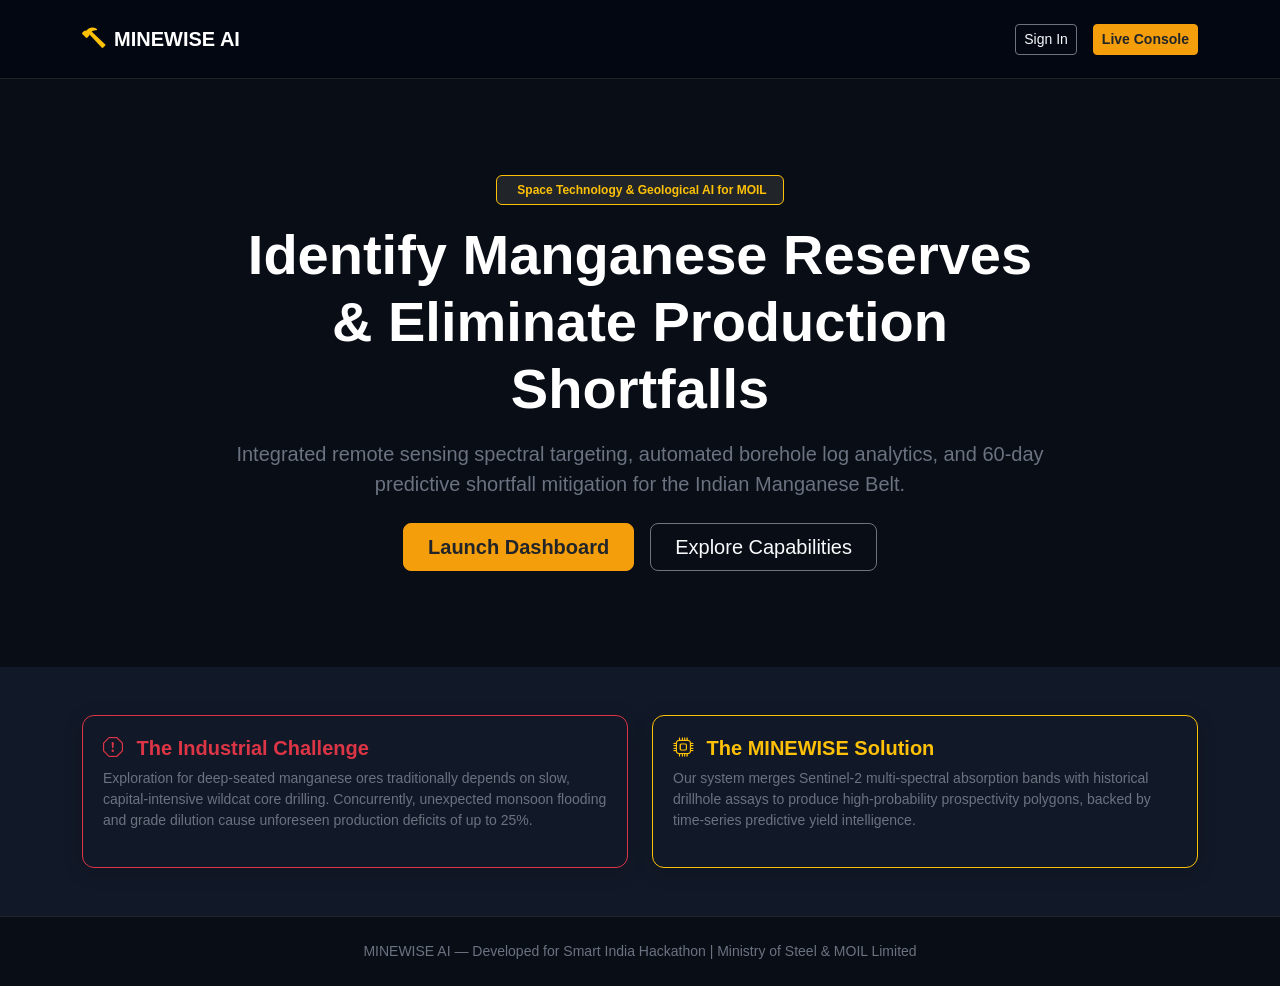
<file: frontend/index.html>
<!DOCTYPE html>
<html lang="en">
<head>
  <meta charset="UTF-8">
  <meta name="viewport" content="width=device-width, initial-scale=1.0">
  <title>MINEWISE AI — AI-Powered Manganese Intelligence</title>
  <link href="https://cdn.jsdelivr.net/npm/bootstrap@5.3.3/dist/css/bootstrap.min.css" rel="stylesheet">
  <link rel="stylesheet" href="https://cdn.jsdelivr.net/npm/bootstrap-icons@1.11.3/font/bootstrap-icons.min.css">
  <link rel="stylesheet" href="css/style.css">
</head>
<body>

  <!-- Top Navbar -->
  <nav class="navbar navbar-expand-lg border-bottom border-dark py-3" style="background-color: var(--bg-sidebar);">
    <div class="container">
      <a class="navbar-brand d-flex align-items-center gap-2 text-white fw-bold" href="#">
        <i class="bi bi-hammer text-warning fs-4"></i>
        <span>MINEWISE AI</span>
      </a>
      <div class="d-flex align-items-center gap-3">
        <a href="login.html" class="btn btn-sm btn-outline-secondary text-light">Sign In</a>
        <a href="dashboard.html" class="btn btn-sm btn-warning fw-bold text-dark">Live Console</a>
      </div>
    </div>
  </nav>

  <!-- Hero Section -->
  <header class="py-5 text-center container">
    <div class="row justify-content-center py-5">
      <div class="col-lg-9">
        <span class="badge border border-warning text-warning mb-3 px-3 py-2 bg-dark">
          <i class="bi bi-satellite me-1"></i> Space Technology & Geological AI for MOIL
        </span>
        <h1 class="display-4 fw-bold text-white mb-3">
          Identify Manganese Reserves & Eliminate Production Shortfalls
        </h1>
        <p class="lead text-muted mb-4">
          Integrated remote sensing spectral targeting, automated borehole log analytics, and 60-day predictive shortfall mitigation for the Indian Manganese Belt.
        </p>
        <div class="d-flex justify-content-center gap-3">
          <a href="dashboard.html" class="btn btn-warning btn-lg fw-bold text-dark px-4">Launch Dashboard</a>
          <a href="#features" class="btn btn-outline-secondary btn-lg px-4 text-light">Explore Capabilities</a>
        </div>
      </div>
    </div>
  </header>

  <!-- Problem vs Solution -->
  <section id="features" class="py-5" style="background-color: var(--bg-card);">
    <div class="container">
      <div class="row g-4">
        <div class="col-md-6">
          <div class="mine-card h-100 border-danger">
            <h5 class="text-danger fw-bold"><i class="bi bi-exclamation-octagon me-2"></i> The Industrial Challenge</h5>
            <p class="text-muted small mt-2">
              Exploration for deep-seated manganese ores traditionally depends on slow, capital-intensive wildcat core drilling. Concurrently, unexpected monsoon flooding and grade dilution cause unforeseen production deficits of up to 25%.
            </p>
          </div>
        </div>
        <div class="col-md-6">
          <div class="mine-card h-100 border-warning">
            <h5 class="text-warning fw-bold"><i class="bi bi-cpu me-2"></i> The MINEWISE Solution</h5>
            <p class="text-muted small mt-2">
              Our system merges Sentinel-2 multi-spectral absorption bands with historical drillhole assays to produce high-probability prospectivity polygons, backed by time-series predictive yield intelligence.
            </p>
          </div>
        </div>
      </div>
    </div>
  </section>

  <!-- Footer -->
  <footer class="py-4 border-top border-dark text-center text-muted small">
    <div class="container">
      MINEWISE AI — Developed for Smart India Hackathon | Ministry of Steel & MOIL Limited
    </div>
  </footer>

</body>
</html>
</file>
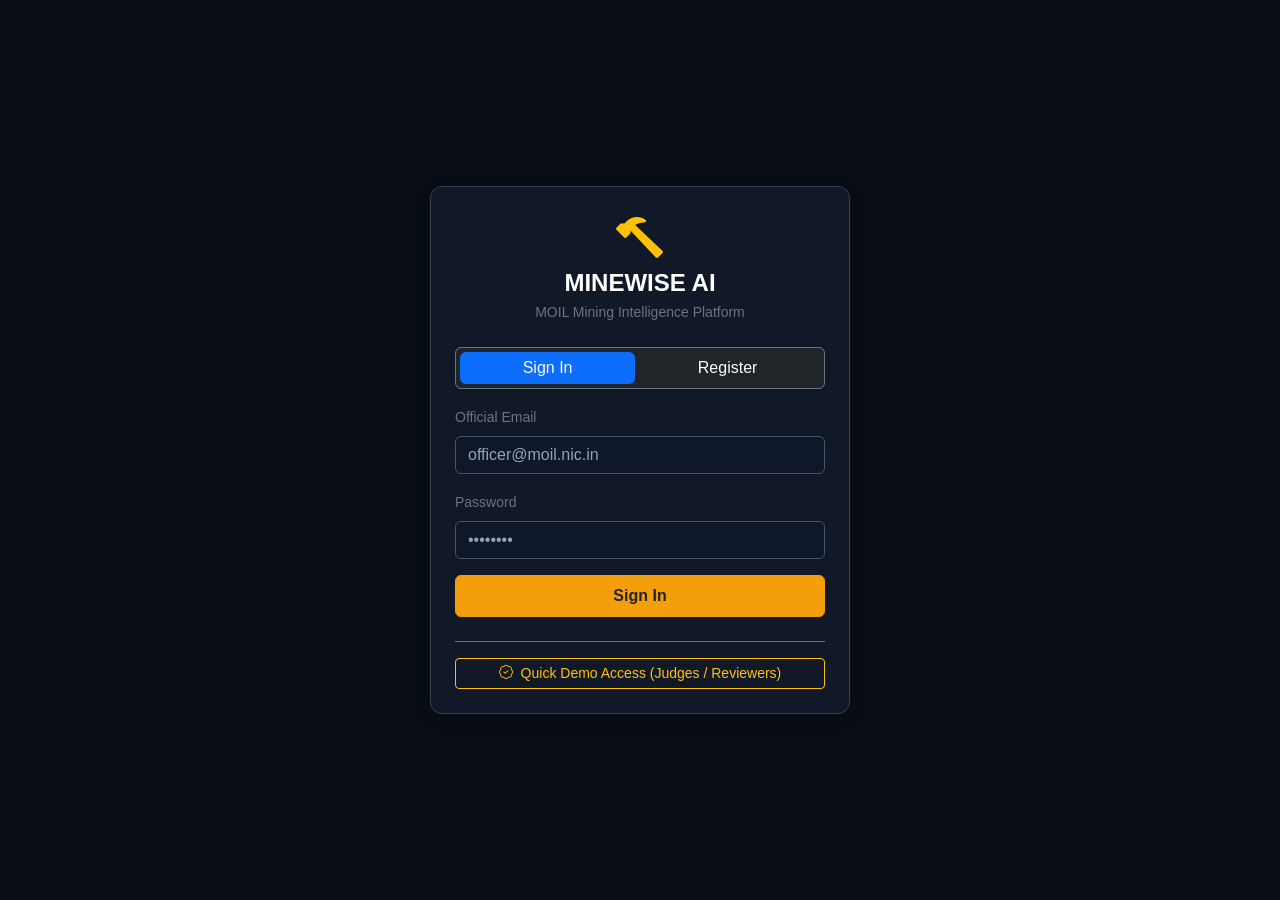
<file: frontend/ai-recommendations.html>
<!DOCTYPE html>
<html lang="en">

<head>

    <meta charset="UTF-8">

    <meta name="viewport"
          content="width=device-width, initial-scale=1.0">

    <title>AI Recommendations | MOIL AI</title>


    <!-- Bootstrap -->

    <link
        href="https://cdn.jsdelivr.net/npm/bootstrap@5.3.3/dist/css/bootstrap.min.css"
        rel="stylesheet">


    <!-- Bootstrap Icons -->

    <link
        href="https://cdn.jsdelivr.net/npm/bootstrap-icons@1.11.3/font/bootstrap-icons.css"
        rel="stylesheet">


    <!-- Project CSS -->

    <link
        rel="stylesheet"
        href="css/style.css">

</head>


<body>


<!-- ================================================= -->
<!-- SIDEBAR -->
<!-- ================================================= -->

<div class="sidebar">


    <div class="sidebar-brand">

        <i class="bi bi-hexagon-fill"></i>

        <span>MOIL AI</span>

    </div>


    <div class="sidebar-subtitle">

        Industrial Intelligence Platform

    </div>



    <!-- NAVIGATION -->

    <nav class="sidebar-nav">


        <a
            href="dashboard.html"
            class="nav-link-custom">

            <i class="bi bi-grid"></i>

            Dashboard

        </a>



        <a
            href="exploration.html"
            class="nav-link-custom">

            <i class="bi bi-compass"></i>

            Exploration GIS

        </a>



        <a
            href="production.html"
            class="nav-link-custom">

            <i class="bi bi-graph-up-arrow"></i>

            Production Forecast

        </a>



        <a
            href="ai-recommendations.html"
            class="nav-link-custom active">

            <i class="bi bi-cpu"></i>

            AI Recommendations

        </a>


    </nav>



    <!-- SIDEBAR BOTTOM -->

    <div class="sidebar-bottom">


        <button
            id="logoutBtn"
            class="btn btn-outline-light w-100">

            <i class="bi bi-box-arrow-right"></i>

            Logout

        </button>


    </div>


</div>



<!-- ================================================= -->
<!-- MAIN CONTENT -->
<!-- ================================================= -->

<div class="main-content">



    <!-- HEADER -->

    <div class="page-header">


        <div>

            <h2>

                <i class="bi bi-cpu"></i>

                AI Recommendations

            </h2>


            <p>

                Prioritized intelligence combining
                exploration, production and operational risk.

            </p>

        </div>


    </div>



    <!-- ================================================= -->
    <!-- EXPLORATION INPUT -->
    <!-- ================================================= -->

    <div class="card mb-4">


        <div class="card-body">


            <h5 class="mb-3">

                <i class="bi bi-geo-alt"></i>

                Analyze Exploration Area

            </h5>


            <p class="text-muted">

                Enter a location to combine live exploration
                analysis with production intelligence.

                Leave it empty to view production-based
                recommendations only.

            </p>



            <div class="row g-3">


                <div class="col-md-8">


                    <input

                        type="text"

                        id="locationInput"

                        class="form-control"

                        placeholder="Example: Keonjhar, Odisha"

                    >


                </div>



                <div class="col-md-4">


                    <button

                        id="generateBtn"

                        class="btn btn-primary w-100">

                        <i class="bi bi-stars"></i>

                        Generate Recommendations

                    </button>


                </div>


            </div>


        </div>


    </div>



    <!-- ================================================= -->
    <!-- STATUS -->
    <!-- ================================================= -->

    <div
        id="statusBox"
        class="alert d-none">

    </div>



    <!-- ================================================= -->
    <!-- LOADING -->
    <!-- ================================================= -->

    <div
        id="loadingBox"
        class="text-center py-5 d-none">


        <div
            class="spinner-border"
            role="status">

        </div>


        <p class="mt-3">

            AI engine is analyzing available intelligence...

        </p>


    </div>



    <!-- ================================================= -->
    <!-- RECOMMENDATIONS -->
    <!-- ================================================= -->

    <div
        id="recommendationsContainer"
        class="row g-4">


        <!-- AI recommendation cards appear here -->


    </div>



</div>



<!-- ================================================= -->
<!-- PROJECT JAVASCRIPT -->
<!-- ================================================= -->


<script src="js/config.js"></script>


<script src="js/api.js"></script>


<script>


// =================================================
// AUTHENTICATION CHECK
// =================================================

MOILAPI.requireAuth();


// =================================================
// ELEMENTS
// =================================================

const generateBtn =
    document.getElementById("generateBtn");


const locationInput =
    document.getElementById("locationInput");


const recommendationsContainer =
    document.getElementById(
        "recommendationsContainer"
    );


const loadingBox =
    document.getElementById(
        "loadingBox"
    );


const statusBox =
    document.getElementById(
        "statusBox"
    );


const logoutBtn =
    document.getElementById(
        "logoutBtn"
    );



// =================================================
// LOGOUT
// =================================================

logoutBtn.addEventListener(

    "click",

    function () {

        MOILAPI.logout();

    }

);



// =================================================
// GENERATE RECOMMENDATIONS
// =================================================

generateBtn.addEventListener(

    "click",

    generateRecommendations

);



// =================================================
// ENTER KEY
// =================================================

locationInput.addEventListener(

    "keydown",

    function (event) {

        if (event.key === "Enter") {

            generateRecommendations();

        }

    }

);



// =================================================
// MAIN FUNCTION
// =================================================

async function generateRecommendations() {


    const location =
        locationInput.value.trim();


    // ---------------------------------------------
    // RESET UI
    // ---------------------------------------------

    recommendationsContainer.innerHTML =
        "";


    statusBox.className =
        "alert d-none";


    loadingBox.classList.remove(
        "d-none"
    );


    generateBtn.disabled = true;


    // ---------------------------------------------
    // API REQUEST
    // ---------------------------------------------

    try {


        const result =
            await MOILAPI.getRecommendations(

                location || null

            );


        loadingBox.classList.add(
            "d-none"
        );


        generateBtn.disabled =
            false;


        // -----------------------------------------
        // SUCCESS
        // -----------------------------------------

        if (
            result.status !== "success"
        ) {

            throw new Error(

                "AI recommendation request failed."

            );

        }


        displayRecommendations(

            result.recommendations

        );


        // -----------------------------------------
        // STATUS MESSAGE
        // -----------------------------------------

        statusBox.className =
            "alert alert-success";


        if (result.location_analyzed) {


            statusBox.innerHTML =

                `<i class="bi bi-check-circle"></i>

                Recommendations generated successfully.

                Location analyzed:

                <strong>

                ${escapeHtml(
                    result.location_analyzed
                )}

                </strong>`;

        }

        else {


            statusBox.innerHTML =

                `<i class="bi bi-info-circle"></i>

                Production and risk recommendations
                generated successfully.`;

        }


    }


    // ---------------------------------------------
    // ERROR
    // ---------------------------------------------

    catch (error) {


        loadingBox.classList.add(
            "d-none"
        );


        generateBtn.disabled =
            false;


        statusBox.className =
            "alert alert-danger";


        statusBox.innerHTML =

            `<i class="bi bi-exclamation-triangle"></i>

            <strong>Error:</strong>

            ${escapeHtml(error.message)}`;


        console.error(

            error

        );

    }


}



// =================================================
// DISPLAY RECOMMENDATIONS
// =================================================

function displayRecommendations(

    recommendations

) {


    recommendationsContainer.innerHTML =
        "";


    // ---------------------------------------------
    // EMPTY STATE
    // ---------------------------------------------

    if (

        !recommendations ||

        recommendations.length === 0

    ) {


        recommendationsContainer.innerHTML =

            `

            <div class="col-12">


                <div class="alert alert-info">


                    No recommendations available.

                </div>


            </div>

            `;


        return;

    }



    // ---------------------------------------------
    // CREATE CARDS
    // ---------------------------------------------

    recommendations.forEach(

        function (recommendation) {


            const priority =
                recommendation.priority ||
                "low";


            const priorityClass =
                getPriorityClass(
                    priority
                );


            const icon =
                getCategoryIcon(
                    recommendation.category
                );


            const weatherSection =

                recommendation.weather_note

                    ?

                    `

                    <div class="recommendation-weather">

                        <i class="bi bi-cloud-sun"></i>

                        ${escapeHtml(
                            recommendation.weather_note
                        )}

                    </div>

                    `

                    :

                    "";


            const card =

                `

                <div class="col-lg-6">


                    <div class="card recommendation-card h-100">


                        <div class="card-body">


                            <!-- HEADER -->

                            <div
                                class="d-flex
                                justify-content-between
                                align-items-start
                                mb-3">


                                <div>


                                    <span
                                        class="recommendation-category">


                                        <i
                                            class="bi ${icon}">

                                        </i>


                                        ${escapeHtml(
                                            recommendation.category ||
                                            "General"
                                        )}


                                    </span>


                                </div>



                                <span
                                    class="badge
                                    ${priorityClass}">


                                    ${escapeHtml(
                                        priority.toUpperCase()
                                    )}


                                </span>


                            </div>



                            <!-- TITLE -->

                            <h5>

                                ${escapeHtml(
                                    recommendation.title
                                )}

                            </h5>



                            <!-- REASON -->

                            <p
                                class="text-muted">


                                ${escapeHtml(
                                    recommendation.reason
                                )}


                            </p>



                            <!-- WEATHER -->

                            ${weatherSection}



                            <!-- NEXT STEP -->

                            <div
                                class="recommendation-action">


                                <strong>

                                    <i
                                        class="bi
                                        bi-arrow-right-circle">

                                    </i>

                                    Recommended Action:

                                </strong>


                                <p class="mb-0 mt-2">


                                    ${escapeHtml(

                                        recommendation
                                        .recommended_next_step

                                        ||

                                        "Review the available intelligence."

                                    )}


                                </p>


                            </div>


                        </div>


                    </div>


                </div>

                `;


            recommendationsContainer
                .insertAdjacentHTML(

                    "beforeend",

                    card

                );


        }

    );


}



// =================================================
// PRIORITY COLOR
// =================================================

function getPriorityClass(

    priority

) {


    if (priority === "high") {


        return "text-bg-danger";

    }


    if (priority === "medium") {


        return "text-bg-warning";

    }


    return "text-bg-success";


}



// =================================================
// CATEGORY ICON
// =================================================

function getCategoryIcon(

    category

) {


    if (category === "Exploration") {


        return "bi-compass";


    }


    if (category === "Production") {


        return "bi-graph-up-arrow";


    }


    if (category === "Risk") {


        return "bi-exclamation-triangle";


    }


    return "bi-lightbulb";


}



// =================================================
// SAFE HTML
// =================================================

function escapeHtml(

    value

) {


    if (value === null) {


        return "";

    }


    const div =
        document.createElement(
            "div"
        );


    div.textContent =
        String(value);


    return div.innerHTML;


}



// =================================================
// AUTO LOAD
// =================================================

// Automatically show production and risk
// recommendations when the page opens.

generateRecommendations();


</script>


</body>

</html>
</file>
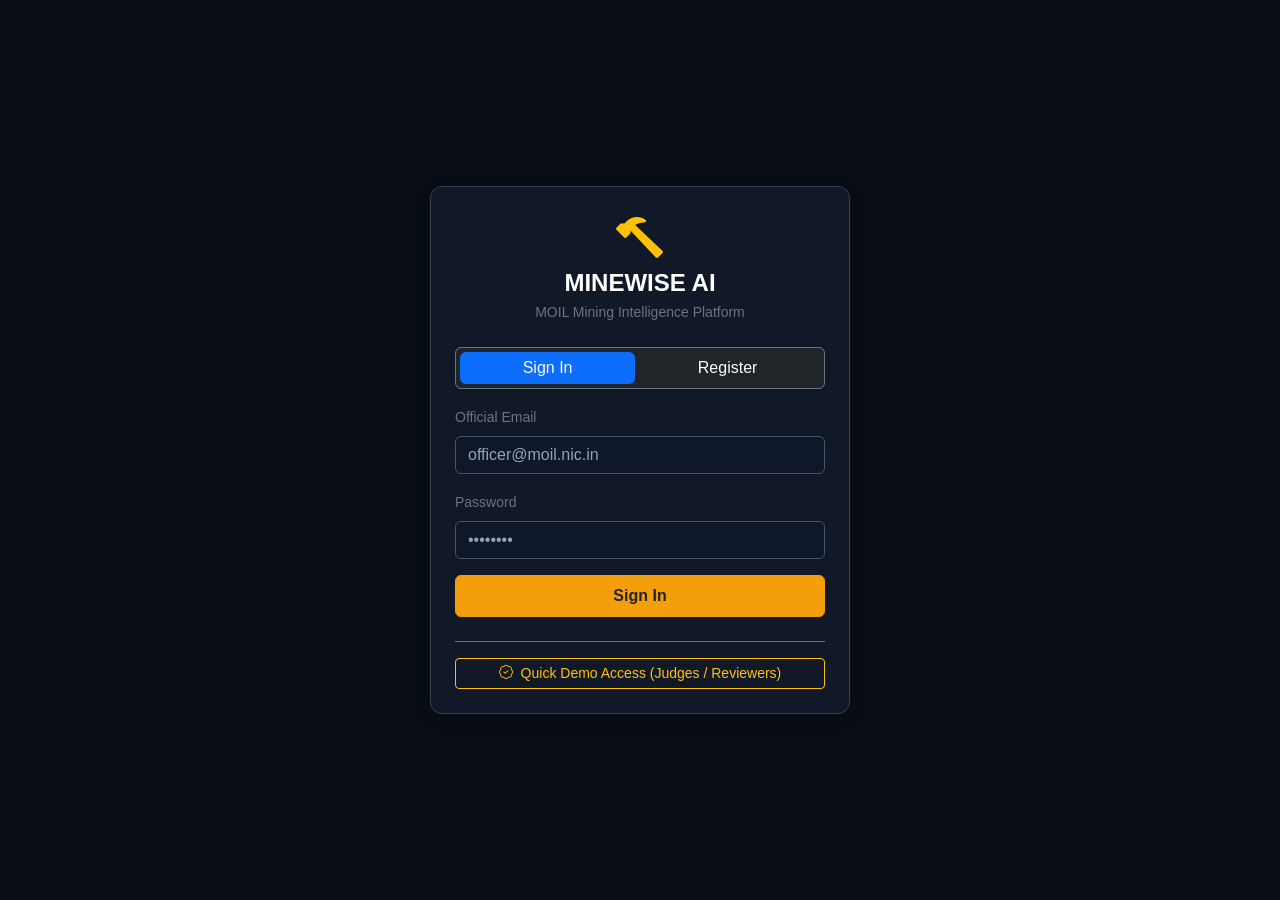
<file: frontend/dashboard.html>
<!DOCTYPE html>
<html lang="en">

<head>

  <meta charset="UTF-8">

  <meta
    name="viewport"
    content="width=device-width, initial-scale=1.0"
  >

  <title>
    MOIL AI — Industrial Exploration Dashboard
  </title>


  <link
    href="https://cdn.jsdelivr.net/npm/bootstrap@5.3.3/dist/css/bootstrap.min.css"
    rel="stylesheet"
  >


  <link
    rel="stylesheet"
    href="https://cdn.jsdelivr.net/npm/bootstrap-icons@1.11.3/font/bootstrap-icons.min.css"
  >


  <link
    rel="stylesheet"
    href="css/style.css"
  >

</head>


<body>


  <!-- ====================================== -->
  <!-- SIDEBAR -->
  <!-- ====================================== -->

  <aside class="sidebar p-3">


    <div
      class="d-flex align-items-center gap-2 mb-4 px-2"
    >


      <i
        class="bi bi-geo-alt-fill text-warning fs-4"
      ></i>


      <div>


        <h6
          class="mb-0 fw-bold text-white"
        >

          MOIL AI

        </h6>


        <span
          class="text-warning fw-semibold"
          style="font-size: 10px;"
        >

          INDUSTRIAL EXPLORATION

        </span>


      </div>


    </div>



    <!-- NAVIGATION -->

    <nav
      class="nav flex-column gap-1 flex-grow-1"
    >


      <a
        href="dashboard.html"
        class="nav-link-custom active"
      >

        <i class="bi bi-speedometer2"></i>

        Dashboard

      </a>



      <a
        href="exploration.html"
        class="nav-link-custom"
      >

        <i class="bi bi-compass"></i>

        Exploration GIS

      </a>



      <a
        href="#"
        class="nav-link-custom"
      >

        <i class="bi bi-satellite"></i>

        Satellite Analysis

      </a>



      <a
        href="#"
        class="nav-link-custom"
      >

        <i class="bi bi-mountain"></i>

        Terrain Analysis

      </a>



      <a
        href="ai-recommendations.html"
        class="nav-link-custom"
      >

        <i class="bi bi-cpu"></i>

        AI Recommendations

      </a>


    </nav>



    <!-- SYSTEM STATUS -->

    <div
      class="border-top border-secondary pt-3 mt-auto"
    >


      <div
        class="d-flex align-items-center gap-2"
      >


        <div
          class="
          rounded-circle
          bg-dark
          border
          border-warning
          text-warning
          d-flex
          align-items-center
          justify-content-center
          fw-bold
          "
          style="
          width: 34px;
          height: 34px;
          font-size: 11px;
          "
        >

          AI

        </div>



        <div
          class="flex-grow-1"
        >


          <p
            class="mb-0 text-white small fw-bold"
          >

            Exploration Engine

          </p>


          <small
            class="text-muted"
            style="font-size: 10px;"
            id="backendStatus"
          >

            Checking backend...

          </small>


        </div>


      </div>


    </div>


  </aside>



  <!-- ====================================== -->
  <!-- MAIN CONTENT -->
  <!-- ====================================== -->

  <div class="main-content">


    <!-- ================================== -->
    <!-- NAVBAR -->
    <!-- ================================== -->

    <header
      class="
      d-flex
      align-items-center
      justify-content-between
      p-3
      border-bottom
      border-dark
      px-4
      "
      style="
      background-color:
      var(--bg-sidebar);
      "
    >


      <div>


        <h6
          class="mb-0 text-white fw-bold"
        >

          Industrial Exploration Dashboard

        </h6>


        <small
          class="text-muted"
        >

          Real-time satellite and geospatial analysis

        </small>


      </div>



      <div
        class="
        d-flex
        align-items-center
        gap-3
        "
      >


        <span
          class="
          badge
          bg-success-subtle
          text-success
          border
          border-success
          "
          id="systemStatus"
        >

          <i
            class="bi bi-broadcast me-1"
          ></i>

          AI Engine Online

        </span>


      </div>


    </header>



    <!-- ================================== -->
    <!-- PAGE BODY -->
    <!-- ================================== -->

    <main class="p-4">


      <!-- ================================== -->
      <!-- LOCATION ANALYSIS -->
      <!-- ================================== -->

      <div
        class="
        mine-card
        mb-4
        "
      >


        <div
          class="
          row
          align-items-end
          g-3
          "
        >


          <div
            class="col-md-8"
          >


            <label
              class="
              form-label
              text-muted
              small
              "
            >

              Industrial Exploration Location

            </label>


            <input

              type="text"

              class="
              form-control
              bg-dark
              text-light
              border-secondary
              "

              id="locationInput"

              value="Keonjhar, Odisha"

              placeholder="
              Enter exploration location
              "

            >


          </div>



          <div
            class="col-md-4"
          >


            <button

              id="analyzeButton"

              class="
              btn
              btn-warning
              w-100
              fw-bold
              "

            >


              <i
                class="
                bi
                bi-cpu
                me-2
                "
              ></i>


              Run AI Analysis


            </button>


          </div>


        </div>



        <!-- ANALYSIS STATUS -->

        <div
          class="mt-3"
        >


          <small
            id="analysisStatus"
            class="text-muted"
          >

            Enter a location and run
            real industrial exploration analysis.

          </small>


        </div>


      </div>



      <!-- ================================== -->
      <!-- REAL DATA STATISTICS -->
      <!-- ================================== -->

      <div
        class="
        row
        g-3
        mb-4
        "
      >


        <!-- LOCATION -->

        <div
          class="
          col-sm-6
          col-xl-3
          "
        >


          <div class="mine-card">


            <div
              class="
              d-flex
              justify-content-between
              text-muted
              small
              "
            >


              <span>
                Analysis Location
              </span>


              <i
                class="
                bi
                bi-geo-alt
                text-warning
                fs-5
                "
              ></i>


            </div>


            <h6
              class="
              mt-3
              mb-1
              text-white
              fw-bold
              "
              id="statLocation"
            >

              —

            </h6>


            <small
              class="text-muted"
              id="statCoordinates"
            >

              Waiting for analysis

            </small>


          </div>


        </div>



        <!-- WEATHER -->

        <div
          class="
          col-sm-6
          col-xl-3
          "
        >


          <div class="mine-card">


            <div
              class="
              d-flex
              justify-content-between
              text-muted
              small
              "
            >


              <span>
                Weather Risk
              </span>


              <i
                class="
                bi
                bi-cloud-sun
                text-warning
                fs-5
                "
              ></i>


            </div>


            <h4
              class="
              mt-2
              mb-1
              fw-bold
              text-white
              "
              id="statWeather"
            >

              —

            </h4>


            <small
              class="text-muted"
              id="weatherMessage"
            >

              Waiting for analysis

            </small>


          </div>


        </div>



        <!-- SATELLITE -->

        <div
          class="
          col-sm-6
          col-xl-3
          "
        >


          <div class="mine-card">


            <div
              class="
              d-flex
              justify-content-between
              text-muted
              small
              "
            >


              <span>
                Sentinel-2 Cloud Cover
              </span>


              <i
                class="
                bi
                bi-satellite
                text-warning
                fs-5
                "
              ></i>


            </div>


            <h4
              class="
              mt-2
              mb-1
              fw-bold
              text-white
              "
              id="statCloud"
            >

              —

            </h4>


            <small
              class="text-muted"
              id="satelliteId"
            >

              Waiting for satellite data

            </small>


          </div>


        </div>



        <!-- ZONES -->

        <div
          class="
          col-sm-6
          col-xl-3
          "
        >


          <div class="mine-card">


            <div
              class="
              d-flex
              justify-content-between
              text-muted
              small
              "
            >


              <span>
                Exploration Zones
              </span>


              <i
                class="
                bi
                bi-crosshair
                text-warning
                fs-5
                "
              ></i>


            </div>


            <h4
              class="
              mt-2
              mb-1
              fw-bold
              text-white
              "
              id="statZones"
            >

              —

            </h4>


            <small
              class="text-muted"
            >

              AI-generated analysis grid

            </small>


          </div>


        </div>


      </div>



      <!-- ================================== -->
      <!-- PRIORITY SUMMARY -->
      <!-- ================================== -->

      <div
        class="
        row
        g-4
        mb-4
        "
      >


        <!-- PRIORITY DISTRIBUTION -->

        <div
          class="col-lg-7"
        >


          <div
            class="
            mine-card
            h-100
            "
          >


            <div
              class="
              d-flex
              justify-content-between
              align-items-center
              mb-4
              "
            >


              <div>


                <h6
                  class="
                  mb-1
                  fw-bold
                  text-white
                  "
                >

                  Exploration Priority Distribution

                </h6>


                <small
                  class="text-muted"
                >

                  AI prospectivity classification

                </small>


              </div>



              <span
                class="
                badge
                bg-warning
                text-dark
                fw-bold
                "
              >

                Real Analysis

              </span>


            </div>



            <div
              class="
              row
              text-center
              g-3
              "
            >


              <!-- HIGH -->

              <div class="col-md-4">


                <div
                  class="
                  p-3
                  border
                  rounded
                  "
                >


                  <small
                    class="text-danger"
                  >

                    HIGH PRIORITY

                  </small>


                  <h2
                    class="
                    mt-2
                    fw-bold
                    text-danger
                    "
                    id="highPriority"
                  >

                    —

                  </h2>


                  <small
                    class="text-muted"
                  >

                    Zones

                  </small>


                </div>


              </div>



              <!-- MODERATE -->

              <div class="col-md-4">


                <div
                  class="
                  p-3
                  border
                  rounded
                  "
                >


                  <small
                    class="text-warning"
                  >

                    MODERATE

                  </small>


                  <h2
                    class="
                    mt-2
                    fw-bold
                    text-warning
                    "
                    id="moderatePriority"
                  >

                    —

                  </h2>


                  <small
                    class="text-muted"
                  >

                    Zones

                  </small>


                </div>


              </div>



              <!-- LOW -->

              <div class="col-md-4">


                <div
                  class="
                  p-3
                  border
                  rounded
                  "
                >


                  <small
                    class="text-success"
                  >

                    LOW PRIORITY

                  </small>


                  <h2
                    class="
                    mt-2
                    fw-bold
                    text-success
                    "
                    id="lowPriority"
                  >

                    —

                  </h2>


                  <small
                    class="text-muted"
                  >

                    Zones

                  </small>


                </div>


              </div>


            </div>


          </div>


        </div>



        <!-- AI INSIGHT -->

        <div
          class="col-lg-5"
        >


          <div
            class="
            mine-card
            h-100
            "
          >


            <div
              class="
              d-flex
              align-items-center
              gap-2
              text-warning
              fw-bold
              small
              mb-3
              "
            >


              <i
                class="
                bi
                bi-cpu-fill
                "
              ></i>


              AI EXPLORATION INSIGHT


            </div>



            <h5
              class="
              text-white
              mb-3
              "
              id="insightTitle"
            >

              Waiting for analysis

            </h5>



            <p
              class="
              text-muted
              small
              "
              id="insightMessage"
            >

              Run industrial analysis to generate
              real exploration recommendations
              based on satellite, terrain and
              manganese proximity data.

            </p>



            <div
              class="
              border-top
              border-secondary
              pt-3
              mt-3
              "
            >


              <small
                class="text-muted"
              >

                Highest Prospectivity Score

              </small>


              <h4
                class="
                text-warning
                fw-bold
                mb-0
                "
                id="highestScore"
              >

                —

              </h4>


            </div>


          </div>


        </div>


      </div>



      <!-- ================================== -->
      <!-- TOP EXPLORATION ZONES -->
      <!-- ================================== -->

      <div
        class="mine-card"
      >


        <div
          class="
          d-flex
          justify-content-between
          align-items-center
          mb-3
          "
        >


          <div>


            <h6
              class="
              mb-1
              fw-bold
              text-white
              "
            >

              Top Exploration Zones

            </h6>


            <small
              class="text-muted"
            >

              Ranked using real satellite,
              terrain and manganese proximity
              analysis.

            </small>


          </div>



          <span
            class="
            badge
            bg-dark
            border
            border-secondary
            text-light
            "
            id="zonesCount"
          >

            No analysis

          </span>


        </div>



        <div
          class="table-responsive"
        >


          <table
            class="
            table
            table-dark
            table-hover
            align-middle
            mb-0
            "
          >


            <thead>


              <tr>


                <th>
                  Rank
                </th>


                <th>
                  Zone ID
                </th>


                <th>
                  Score
                </th>


                <th>
                  Priority
                </th>


                <th>
                  Latitude
                </th>


                <th>
                  Longitude
                </th>


                <th>
                  Nearest Mn Site
                </th>


                <th>
                  Distance (KM)
                </th>


              </tr>


            </thead>



            <tbody
              id="topZonesTable"
            >


              <tr>


                <td
                  colspan="8"
                  class="
                  text-center
                  text-muted
                  py-4
                  "
                >

                  Run an analysis to load
                  real exploration zones.

                </td>


              </tr>


            </tbody>


          </table>


        </div>


      </div>
<!-- ========================================== -->
<!-- PRODUCTION INTELLIGENCE -->
<!-- ========================================== -->

<section class="mt-5" id="productionSection">

    <div class="d-flex justify-content-between align-items-center mb-4">

        <div>
            <h2 class="fw-bold">
                Production Intelligence
            </h2>

            <p class="text-muted">
                Historical production analysis, forecasts and operational risk monitoring.
            </p>
        </div>

        <button
            class="btn btn-primary"
            onclick="loadProductionIntelligence()"
        >
            Refresh Production Data
        </button>

    </div>


    <!-- SUMMARY CARDS -->

    <div class="row g-3 mb-4">

        <div class="col-md-3">

            <div class="card shadow-sm">

                <div class="card-body">

                    <small class="text-muted">
                        2024 Production
                    </small>

                    <h4 id="production2024">
                        --
                    </h4>

                </div>

            </div>

        </div>


        <div class="col-md-3">

            <div class="card shadow-sm">

                <div class="card-body">

                    <small class="text-muted">
                        2025 Production
                    </small>

                    <h4 id="production2025">
                        --
                    </h4>

                </div>

            </div>

        </div>


        <div class="col-md-3">

            <div class="card shadow-sm">

                <div class="card-body">

                    <small class="text-muted">
                        2025 Growth
                    </small>

                    <h4 id="productionGrowth">
                        --
                    </h4>

                </div>

            </div>

        </div>


        <div class="col-md-3">

            <div class="card shadow-sm">

                <div class="card-body">

                    <small class="text-muted">
                        2026 Forecast
                    </small>

                    <h4 id="forecast2026">
                        --
                    </h4>

                </div>

            </div>

        </div>

    </div>


    <!-- FORECAST -->

    <div class="card shadow-sm mb-4">

        <div class="card-header">

            <h5 class="mb-0">
                2026 Production Forecast
            </h5>

        </div>


        <div class="card-body table-responsive">

            <table class="table table-hover">

                <thead>

                    <tr>

                        <th>Month</th>

                        <th>Forecast (Tonnes)</th>

                        <th>Forecast Method</th>

                        <th>Basis</th>

                    </tr>

                </thead>


                <tbody id="forecastTable">

                    <tr>

                        <td colspan="4"
                            class="text-center">

                            Loading production forecast...

                        </td>

                    </tr>

                </tbody>

            </table>

        </div>

    </div>


    <!-- SHORTFALL -->

    <div class="card shadow-sm mb-4">

        <div class="card-header">

            <h5 class="mb-0">

                Target vs Forecast Risk

            </h5>

        </div>


        <div class="card-body table-responsive">

            <table class="table table-hover">

                <thead>

                    <tr>

                        <th>Month</th>

                        <th>Forecast</th>

                        <th>Approved Target</th>

                        <th>Shortfall</th>

                        <th>Status</th>

                    </tr>

                </thead>


                <tbody id="shortfallTable">

                    <tr>

                        <td colspan="5"
                            class="text-center">

                            Loading risk analysis...

                        </td>

                    </tr>

                </tbody>

            </table>

        </div>

    </div>


    <!-- ALERTS -->

    <div class="card shadow-sm mb-5">

        <div class="card-header">

            <h5 class="mb-0">

                Production Alerts

            </h5>

        </div>


        <div
            class="card-body"
            id="productionAlerts"
        >

            Loading alerts...

        </div>

    </div>

</section>

    </main>


  </div>

<!-- ====================================== -->
<!-- JAVASCRIPT -->
<!-- ====================================== -->

<script src="js/config.js"></script>

<script src="js/api.js"></script>


<script>

    console.log(
        "Dashboard authentication check started"
    );


    const demoAuthenticated =

        localStorage.getItem(
            "moilAuthenticated"
        ) === "true";


    const realAuthenticated =

        window.MOILAPI.isLoggedIn();


    if (

        !demoAuthenticated

        &&

        !realAuthenticated

    ) {


        console.log(
            "No authentication found. Redirecting..."
        );


        window.location.replace(
            "login.html"
        );


    }

</script>


<script src="js/dashboard.js"></script>
</file>
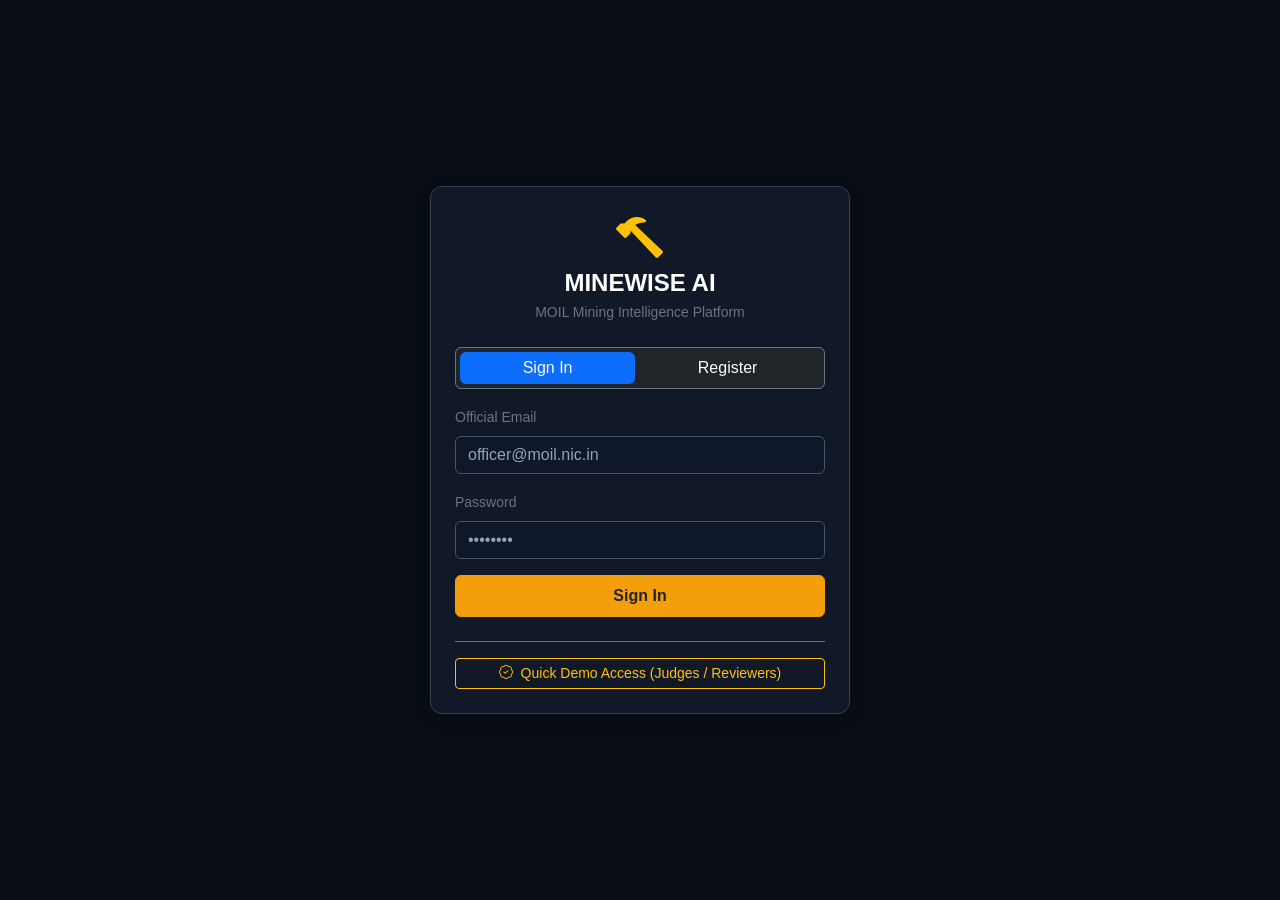
<file: frontend/login.html>
<!DOCTYPE html>
<html lang="en">
<head>
  <meta charset="UTF-8">
  <meta name="viewport" content="width=device-width, initial-scale=1.0">
  <title>MINEWISE AI — Access Portal</title>
  <link href="https://cdn.jsdelivr.net/npm/bootstrap@5.3.3/dist/css/bootstrap.min.css" rel="stylesheet">
  <link rel="stylesheet" href="https://cdn.jsdelivr.net/npm/bootstrap-icons@1.11.3/font/bootstrap-icons.min.css">
  <link rel="stylesheet" href="css/style.css">
</head>
<body class="d-flex align-items-center justify-content-center min-vh-100 p-3">

  <div class="mine-card p-4 text-center" style="max-width: 420px; width: 100%;">
    <i class="bi bi-hammer text-warning display-5 mb-2"></i>
    <h4 class="fw-bold text-white mb-1">MINEWISE AI</h4>
    <p class="text-muted small mb-4">MOIL Mining Intelligence Platform</p>

    <!-- Tab navigation: Sign In vs Register -->
    <ul class="nav nav-pills nav-fill mb-3 bg-dark rounded p-1 border border-secondary" id="authTab" role="tablist">
      <li class="nav-item">
        <button class="nav-link active py-1 text-light small" id="login-tab" data-bs-toggle="tab" data-bs-target="#login-panel">Sign In</button>
      </li>
      <li class="nav-item">
        <button class="nav-link py-1 text-light small" id="reg-tab" data-bs-toggle="tab" data-bs-target="#reg-panel">Register</button>
      </li>
    </ul>

    <div class="tab-content text-start" id="authTabContent">
      <!-- Login Panel -->
      <div class="tab-pane fade show active" id="login-panel">
        <form id="loginForm">
          <div class="mb-3">
            <label class="form-label small text-muted">Official Email</label>
            <input type="email" id="loginEmail" class="form-control bg-dark text-white border-secondary" placeholder="officer@moil.nic.in" required>
          </div>
          <div class="mb-3">
            <label class="form-label small text-muted">Password</label>
            <input type="password" id="loginPassword" class="form-control bg-dark text-white border-secondary" placeholder="••••••••" required>
          </div>
          <button type="submit" class="btn btn-warning w-100 fw-bold text-dark py-2">Sign In</button>
        </form>
      </div>

      <!-- Register Panel -->
      <div class="tab-pane fade" id="reg-panel">
        <form id="registerForm">
          <div class="mb-2">
            <label class="form-label small text-muted">Full Name</label>
            <input type="text" class="form-control bg-dark text-white border-secondary" placeholder="P. V. Ganesh" required>
          </div>
          <div class="mb-2">
            <label class="form-label small text-muted">Department / Division</label>
            <select class="form-select bg-dark text-white border-secondary">
              <option>Geological Survey & Exploration</option>
              <option>Mine Operations & Planning</option>
              <option>Executive Management</option>
            </select>
          </div>
          <div class="mb-3">
            <label class="form-label small text-muted">Official Email</label>
            <input type="email" class="form-control bg-dark text-white border-secondary" placeholder="name@moil.nic.in" required>
          </div>
          <button type="submit" class="btn btn-warning w-100 fw-bold text-dark py-2">Request Access</button>
        </form>
      </div>
    </div>

    <!-- 1-Click Judge Access -->
    <div class="border-top border-secondary pt-3 mt-4">
     <button
  type="button"
  onclick="demoLogin()"
  class="btn btn-outline-warning btn-sm w-100"
>

  <i class="bi bi-patch-check me-1"></i>

  Quick Demo Access
  (Judges / Reviewers)

</button>
    </div>
  </div>

  <script src="https://cdn.jsdelivr.net/npm/bootstrap@5.3.3/dist/js/bootstrap.bundle.min.js"></script>
  <script src="js/config.js"></script>

<script src="js/api.js"></script>

<script src="js/auth.js"></script>
</body>
</html>
</file>
<file: frontend/css/style.css>
/* ==========================================
   MOIL AI - INDUSTRIAL PLATFORM
   GLOBAL DESIGN SYSTEM
========================================== */

:root {

    --bg-dark: #090d16;

    --bg-card: #111827;

    --bg-sidebar: #030712;

    --border-color: #374151;

    --moil-amber: #f59e0b;

    --moil-amber-hover: #fbbf24;

    --text-main: #ffffff;

    --text-muted: #cbd5e1;

}


/* ==========================================
   GLOBAL
========================================== */

* {

    box-sizing: border-box;

}


html {

    background-color: var(--bg-dark);

}


body {

    background-color: var(--bg-dark);

    color: var(--text-main);

    font-family:
        -apple-system,
        BlinkMacSystemFont,
        "Segoe UI",
        Roboto,
        Oxygen,
        Ubuntu,
        Cantarell,
        sans-serif;

    margin: 0;

    padding: 0;

    min-height: 100vh;

}


/* ==========================================
   FORCE TEXT VISIBILITY
========================================== */

body,
p,
span,
div,
label,
small,
td,
th {

    color: inherit;

}


.text-white {

    color: #ffffff !important;

}


.text-light {

    color: #f8fafc !important;

}


/* IMPORTANT:
   Override Bootstrap muted text
*/

.text-muted {

    color: #cbd5e1 !important;

}


/* ==========================================
   HEADINGS
========================================== */

h1,
h2,
h3,
h4,
h5,
h6 {

    color: #ffffff;

}


/* ==========================================
   SIDEBAR
========================================== */

.sidebar {

    width: 260px;

    background-color: var(--bg-sidebar);

    border-right:
        1px solid var(--border-color);

    height: 100vh;

    position: fixed;

    top: 0;

    left: 0;

    z-index: 1000;

    display: flex;

    flex-direction: column;

    overflow-y: auto;

}


/* ==========================================
   MAIN CONTENT
========================================== */

.main-content {

    margin-left: 260px;

    min-height: 100vh;

    display: flex;

    flex-direction: column;

    background-color: var(--bg-dark);

}


/* ==========================================
   RESPONSIVE
========================================== */

@media (max-width: 992px) {

    .sidebar {

        margin-left: -260px;

        transition:
            margin 0.3s ease;

    }


    .sidebar.show {

        margin-left: 0;

    }


    .main-content {

        margin-left: 0;

    }

}


/* ==========================================
   CARDS
========================================== */

.mine-card {

    background-color: var(--bg-card);

    border:
        1px solid var(--border-color);

    border-radius: 12px;

    padding: 20px;

    color: var(--text-main);

    box-shadow:

        0 4px 20px
        rgba(0, 0, 0, 0.15);

}


/* ==========================================
   NAVIGATION
========================================== */

.nav-link-custom {

    color: #d1d5db !important;

    display: flex;

    align-items: center;

    gap: 12px;

    padding: 10px 16px;

    border-radius: 8px;

    text-decoration: none;

    font-size: 0.875rem;

    font-weight: 500;

    transition:
        all 0.2s ease;

}


.nav-link-custom:hover {

    background-color:
        rgba(245, 158, 11, 0.10);

    color:
        var(--moil-amber) !important;

}


.nav-link-custom.active {

    background-color:
        rgba(245, 158, 11, 0.15);

    color:
        var(--moil-amber) !important;

    border:
        1px solid
        rgba(245, 158, 11, 0.35);

}


/* ==========================================
   FORM INPUTS
========================================== */

.form-control {

    background-color:
        #0f172a !important;

    color:
        #ffffff !important;

    border-color:
        #475569 !important;

}


.form-control::placeholder {

    color:
        #94a3b8 !important;

}


.form-control:focus {

    background-color:
        #0f172a !important;

    color:
        #ffffff !important;

    border-color:
        var(--moil-amber) !important;

    box-shadow:

        0 0 0 0.2rem
        rgba(245, 158, 11, 0.15);

}


/* ==========================================
   TABLES
========================================== */

.table-dark {

    --bs-table-bg:
        #111827;

    --bs-table-color:
        #f8fafc;

    --bs-table-border-color:
        #374151;

}


.table-dark th {

    color:
        #fbbf24 !important;

    font-weight:
        600;

}


.table-dark td {

    color:
        #e5e7eb !important;

}


.table-hover tbody tr:hover {

    background-color:
        rgba(245, 158, 11, 0.08);

}


/* ==========================================
   BUTTONS
========================================== */

.btn-warning {

    background-color:
        var(--moil-amber);

    border-color:
        var(--moil-amber);

    color:
        #111827;

}


.btn-warning:hover {

    background-color:
        var(--moil-amber-hover);

    border-color:
        var(--moil-amber-hover);

    color:
        #000000;

}


/* ==========================================
   BADGES
========================================== */

.badge-risk-high {

    background-color:
        rgba(239, 68, 68, 0.20);

    color:
        #fca5a5 !important;

    border:
        1px solid #ef4444;

}


.badge-risk-med {

    background-color:
        rgba(245, 158, 11, 0.20);

    color:
        #fcd34d !important;

    border:
        1px solid #f59e0b;

}


.badge-risk-low {

    background-color:
        rgba(16, 185, 129, 0.20);

    color:
        #6ee7b7 !important;

    border:
        1px solid #10b981;

}


/* ==========================================
   STATUS ELEMENTS
========================================== */

#backendStatus {

    color:
        #cbd5e1 !important;

}


#analysisStatus {

    color:
        #cbd5e1;

}


/* ==========================================
   LINKS
========================================== */

a {

    color:
        inherit;

}


a:hover {

    color:
        var(--moil-amber);

}
/* ==========================================
   INDUSTRIAL DASHBOARD READABILITY FIX
========================================== */

/* Normal text */
body {
    color: #212529;
}

/* Muted text - darker and readable */
.text-muted {
    color: #495057 !important;
}

/* Small labels */
small {
    color: #343a40;
}

/* Cards */
.card {
    color: #212529;
}

/* Table text */
.table {
    color: #212529;
}

/* Table headers */
.table thead th {
    color: #212529;
    font-weight: 700;
}

/* Production cards */
.card-body {
    color: #212529;
}
/* ==========================================
   SAFE READABILITY FIX
========================================== */

/* Light status text */
#backendStatus,
#analysisStatus {
    color: #64748b !important;
    font-weight: 600;
}

/* Bootstrap muted text */
.text-muted {
    color: #6b7280 !important;
}

/* Light text inside white cards */
.card .text-muted,
.card small.text-muted {
    color: #6b7280 !important;
}

/* Production section */
#productionSection .card {
    color: #212529;
}
/* ==========================================
   PRODUCTION CARD HEADINGS - DARK TEXT
========================================== */

.card-header h5 {
    color: #212529 !important;
    font-weight: 700 !important;
}

#productionSection .card-body,
#productionSection .card-header,
#productionSection .table,
#productionSection .table td,
#productionSection .table th {
    color: #212529 !important;
}
/* ==========================================
   PRODUCTION ANALYTICS
========================================== */

.chart-container {
    position: relative;
    height: 350px;
}


.model-info {
    margin-top: 20px;
}


.model-item {
    display: flex;
    flex-direction: column;
    gap: 6px;
    margin-bottom: 18px;
}


.model-item span {
    color: #6c757d;
    font-size: 14px;
}


.model-item strong {
    font-size: 16px;
}


.insight-number {
    text-align: center;
    padding: 30px 10px;
}


.insight-number span {
    font-size: 18px;
    color: #6c757d;
}


.insight-number h2 {
    margin-top: 15px;
    font-weight: 700;
}


.user-info {
    display: flex;
    align-items: center;
    gap: 8px;
}


.user-info i {
    font-size: 24px;
}
/* ==========================================
   AI RECOMMENDATIONS
========================================== */

.recommendation-card {
    border: none;
    border-radius: 12px;
    transition: transform 0.2s ease;
}


.recommendation-card:hover {
    transform: translateY(-4px);
}


.recommendation-category {
    font-size: 0.85rem;
    font-weight: 600;
}


.recommendation-weather {
    margin-top: 15px;
    margin-bottom: 15px;
    padding: 12px;
    border-radius: 8px;
    background: #f8f9fa;
}


.recommendation-action {
    margin-top: 20px;
    padding: 15px;
    border-left: 4px solid #198754;
    background: #f8f9fa;
    border-radius: 6px;
}
</file>
